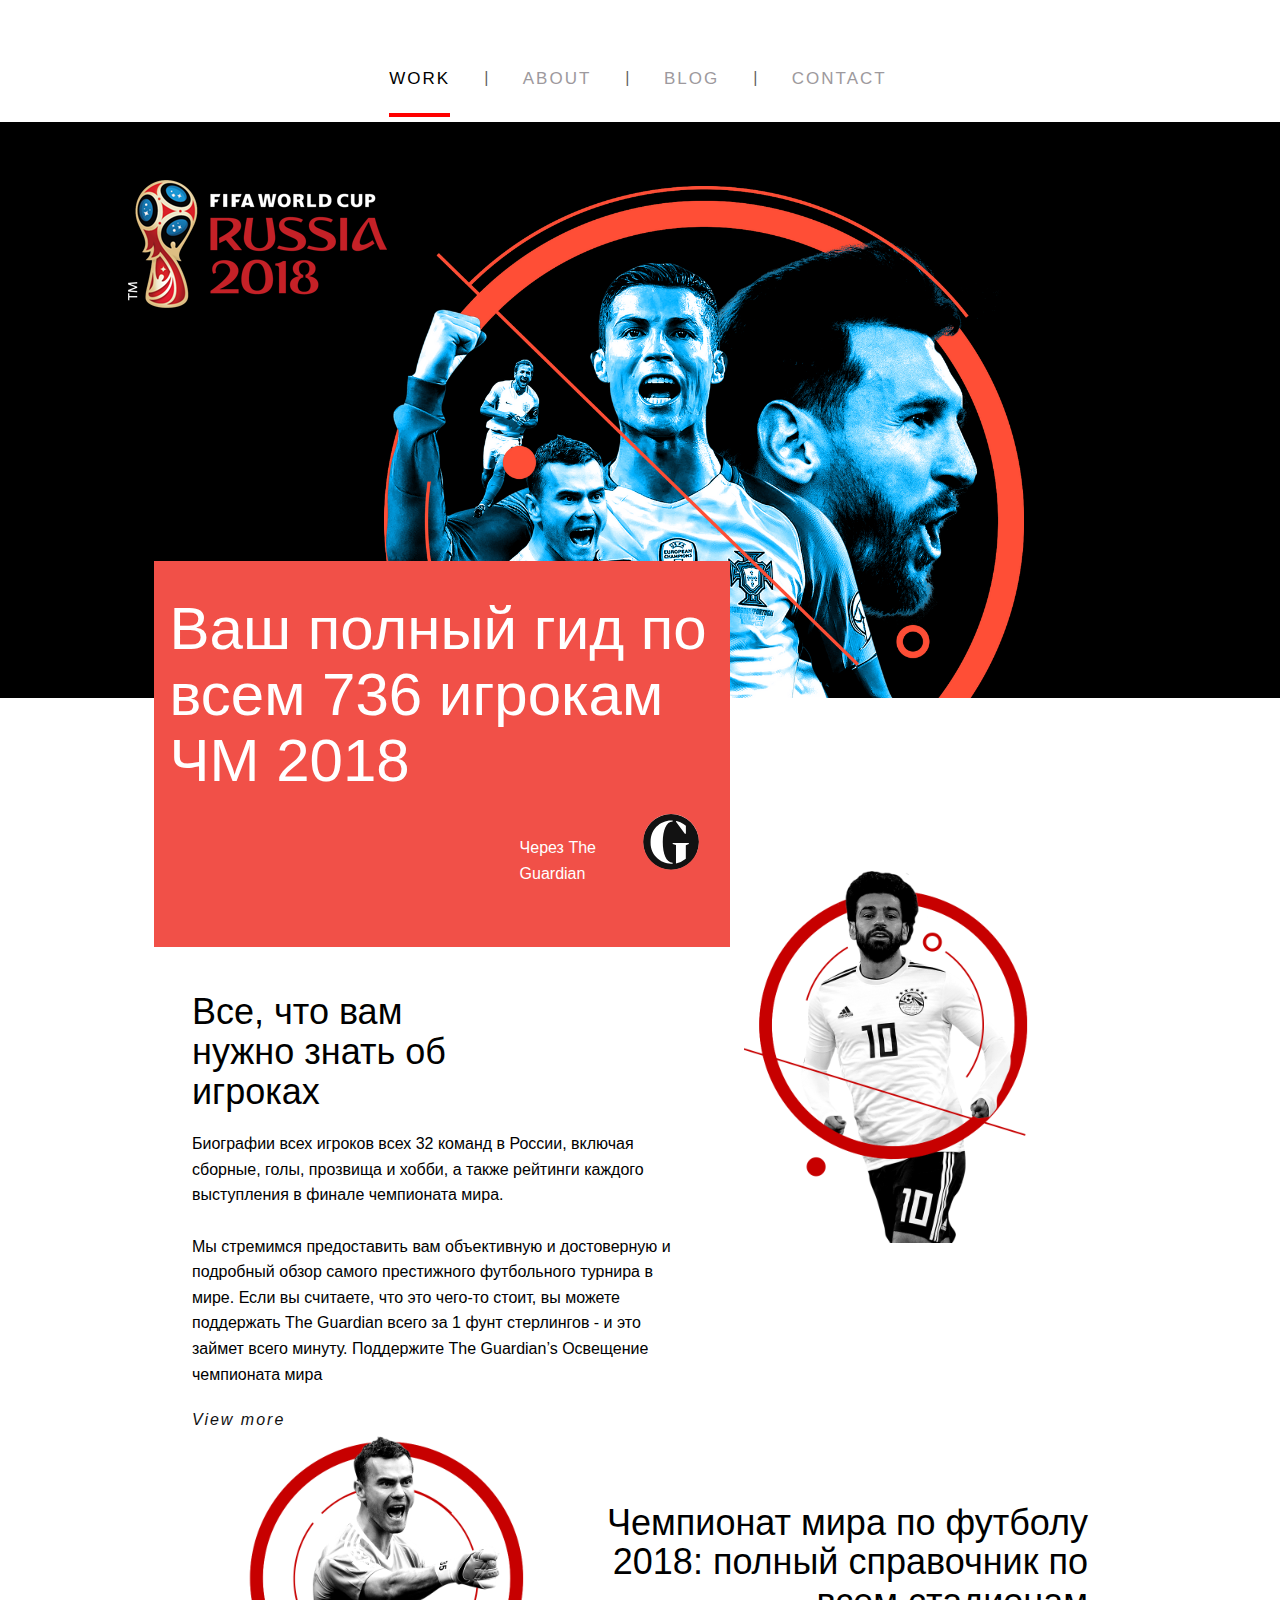
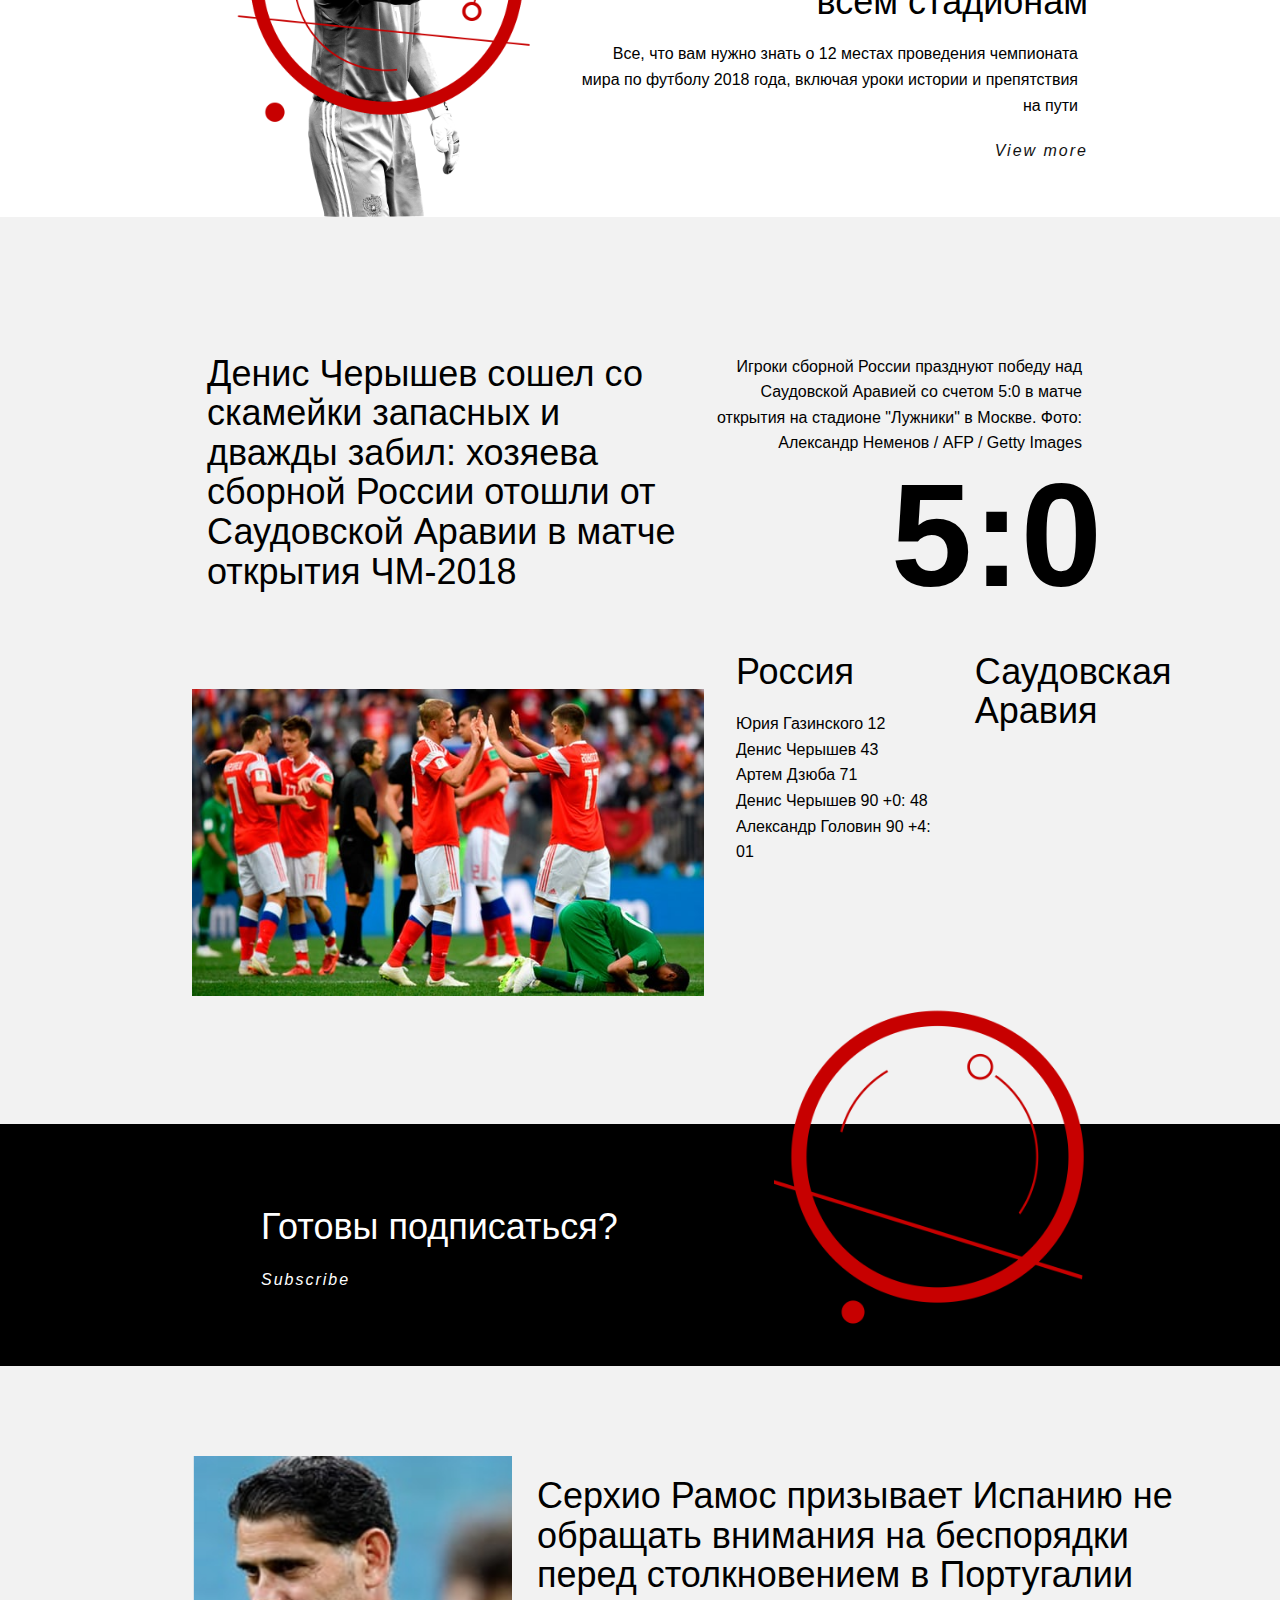
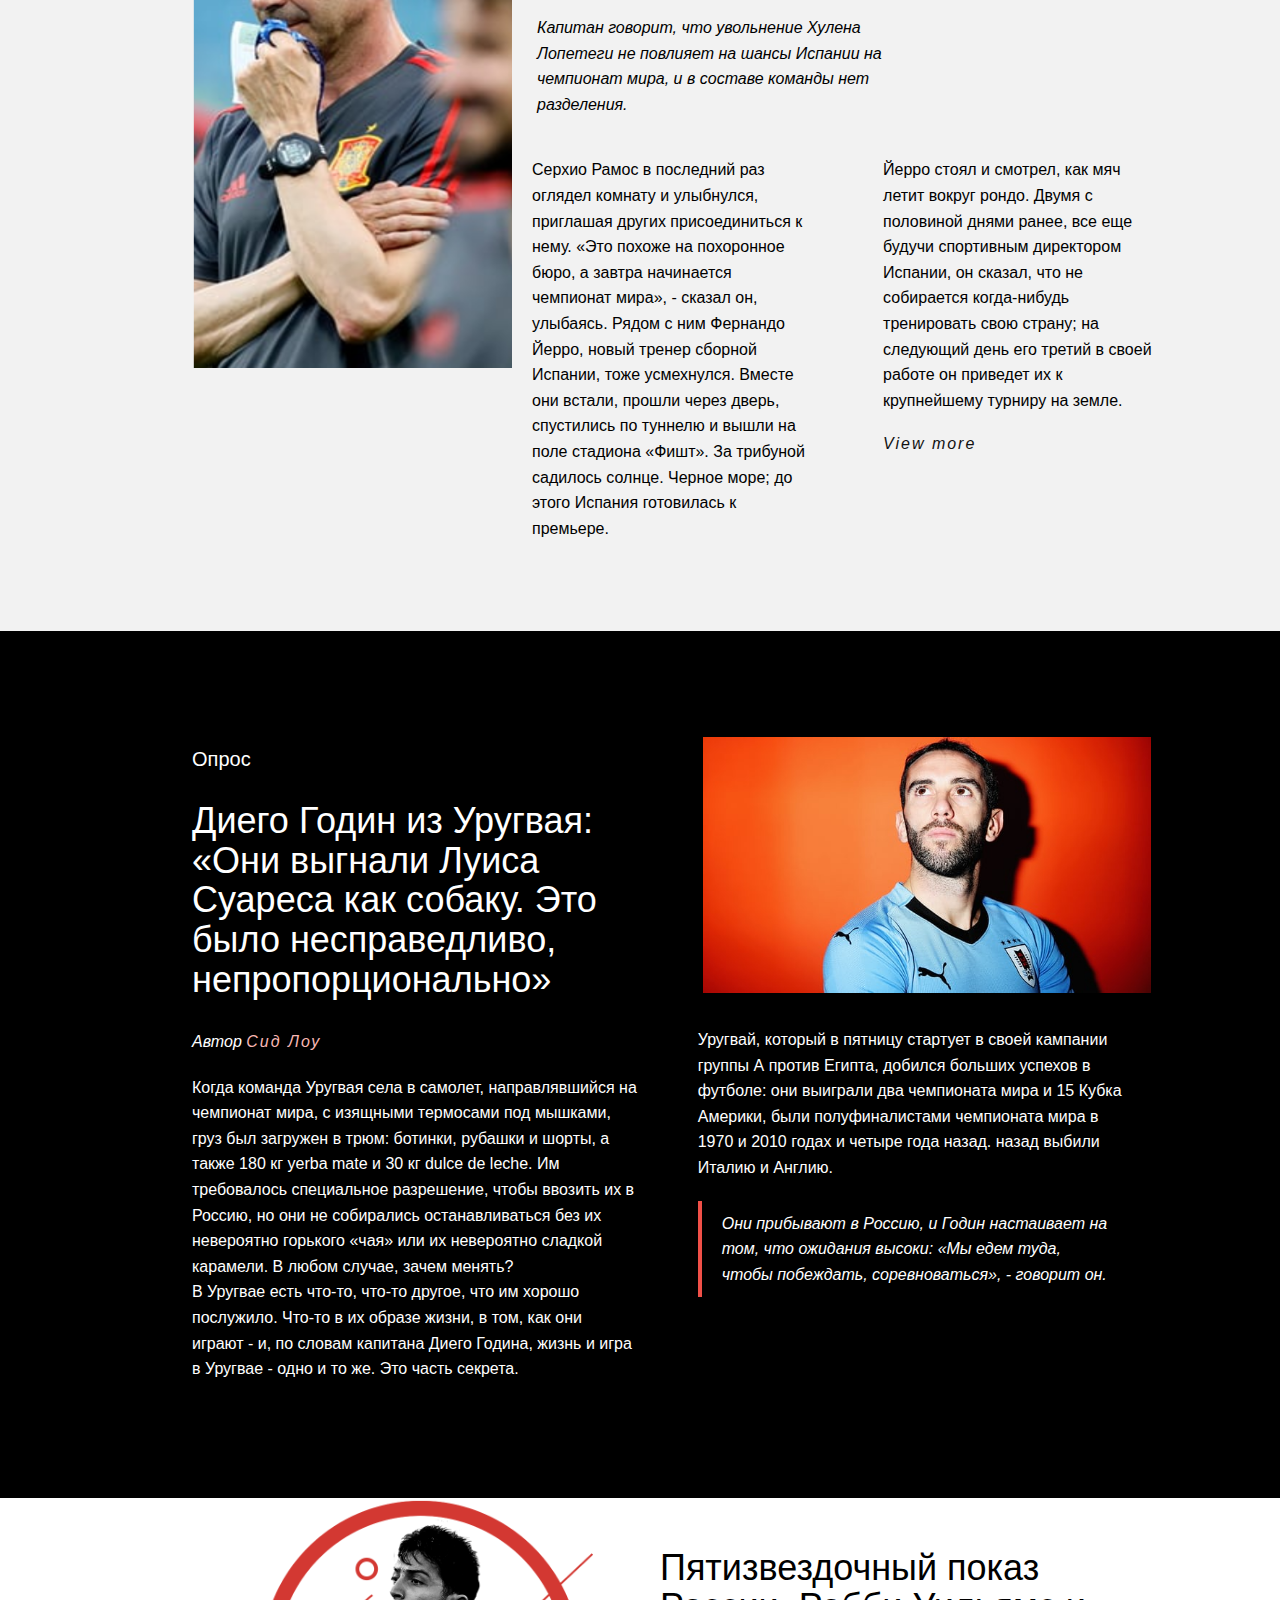
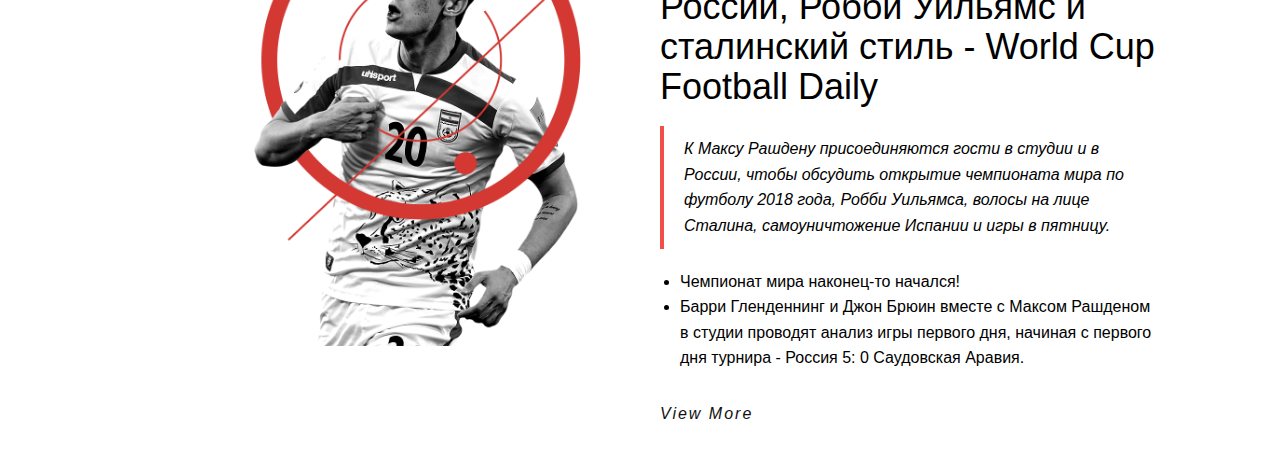
<file: index.html>
<!DOCTYPE html>
<html lang="en">
<head>
    <meta charset="UTF-8">
    <title>Кубок мира</title>
    <link rel="stylesheet" href="styles/style.css"/>
</head>
<body>



<!--1-->
<section>
    <ul class="menu-main">
        <li><a href="" class="current">Work</a></li>
        <li><a href="">About</a></li>
        <li><a href="">Blog</a></li>
        <li><a href="">Contact</a></li>
    </ul>

    <div class="bg_img">
        <img id="fifa_img" src="images/fifa_world_cup.png" alt="">
        <img id="header_img" src="/images/header_pic.png" alt="">
    </div>

    <div class="red_tab_div">
        <div class="red_tab_inner_div">
            <h1 id="h1_1">Ваш полный гид по всем 736 игрокам ЧМ 2018</h1>
            <img id="guard_img" src="/images/guardian.png" alt="guardian">
            <p id="guard_p">Через The Guardian</p>
        </div>
    </div>
</section>

<!--2-->
<section>
    <div class="block">
        <div>
            <h2 id="h2_1">Все, что вам нужно знать об игроках</h2>
            <p id="p_1">Биографии всех игроков всех 32 команд в России, включая сборные, голы, прозвища и хобби, а также
                рейтинги
                каждого выступления в финале чемпионата мира.
                <br>
                <br>
                Мы стремимся предоставить вам объективную и достоверную и подробный обзор самого престижного футбольного
                турнира в мире. Если вы считаете,
                что это чего-то стоит, вы можете поддержать The Guardian всего за 1 фунт стерлингов - и это займет всего
                минуту. Поддержите The Guardian’s Освещение чемпионата мира
                <br>
            </p>
            <p></p>
            <a href="#" class="view_more_link" id="vm_link1">View more</a>
        </div>

        <div>
            <img class="footballers" src="/images/1st_footballer.png" alt="" id="first_footballer">
        </div>
    </div>
</section>

<!--3-->
<section>
    <div class="block">
        <div>
            <img class="footballers" src="/images/2nd_footballer.png" alt="">
        </div>

        <div id="dfs">
            <h2 id="h2_2">Чемпионат мира по футболу 2018: полный справочник по всем стадионам</h2>
            <p id="p_2">Все, что вам нужно знать о 12 местах проведения чемпионата мира по футболу 2018 года, включая
                уроки
                истории и препятствия на пути</p>
            <p></p>
            <a href="#" class="view_more_link">View more</a>
        </div>
    </div>
</section>

<!--4-->
<section class="sec4">
    <div class="block">
        <div id="sec4_left_col">
            <h2 id="h2_3">Денис Черышев сошел со скамейки запасных и дважды забил: хозяева сборной России отошли от
                Саудовской
                Аравии в матче открытия ЧМ-2018</h2>
            <img id="rus_saudi_img" class="footballers" src="/images/rus_saudi.jpeg" alt="">
        </div>

        <div>
            <div id="sec4_top_div">
                <p id="p_3">Игроки сборной России празднуют победу над Саудовской Аравией со счетом 5:0 в матче открытия
                    на
                    стадионе "Лужники" в Москве. Фото: Александр Неменов / AFP / Getty Images</p>
                <h1 id="h1_2">5:0</h1>
            </div>

            <div class="sec4_bottom_div">
                <div class="sec4_bottom_divs">
                    <h2 class="h2_countries">Россия</h2>
                    <p id="p_4">Юрия Газинского 12
                        <br>
                        Денис Черышев 43
                        <br>
                        Артем Дзюба 71
                        <br>
                        Денис Черышев 90 +0: 48
                        <br>
                        Александр Головин 90 +4: 01
                    </p>
                </div>

                <div>
                    <h2 class="h2_countries">Саудовская Аравия</h2>
                </div>

            </div>
        </div>
    </div>
</section>

<!--5-->
<section id="sec5">
    <div class="block">
        <div id="sec5_div">
            <h2 id="h2_4">Готовы подписаться?</h2>
            <a href="#" class="view_more_link" id="sub">Subscribe</a>
        </div>
        <img src="/images/subscribe_pic.png" alt="" id="sub_img">
    </div>
</section>

<!--6-->
<section class="sec4">
    <div class="block">
        <div id="sec6_left_col">
            <img id="ramos_img" src="/images/ramos.png" alt="">
        </div>

        <div class="sec6_right_col">
            <div id="sec6_top_div">
                <h2 id="h2_5">Серхио Рамос призывает Испанию не обращать внимания на беспорядки перед столкновением в
                    Португалии</h2>
                <p id="p_5">Капитан говорит, что увольнение Хулена Лопетеги не повлияет на шансы Испании на чемпионат
                    мира, и в составе команды нет разделения.</p>
            </div>

            <div class="sec4_bottom_div">
                <div id="sec6_bottom_left_div">
                    <p id="p_6">
                        Серхио Рамос в последний раз оглядел комнату и улыбнулся, приглашая других
                        присоединиться к нему. «Это похоже на похоронное бюро, а завтра начинается чемпионат мира»,
                        - сказал он, улыбаясь. Рядом с ним Фернандо Йерро, новый тренер сборной Испании, тоже
                        усмехнулся.
                        Вместе они встали, прошли через дверь, спустились по туннелю и вышли на поле стадиона
                        «Фишт». За трибуной садилось солнце. Черное море; до этого Испания готовилась к премьере.
                    </p>
                </div>

                <div id="sec6_bottom_right_div">
                    <p>
                        Йерро стоял и смотрел, как мяч летит вокруг рондо. Двумя с половиной днями ранее, все еще
                        будучи
                        спортивным директором Испании, он сказал, что не собирается когда-нибудь тренировать свою
                        страну; на следующий день его третий в своей работе он приведет их к крупнейшему турниру на
                        земле.
                    </p>
                    <br>
                    <a href="#" class="view_more_link">View more</a>
                </div>
            </div>
        </div>
    </div>
</section>

<!--7-->
<section id="sec7">
    <div class="block">
        <div class="sec6_right_col" id="sec7_left_div">
            <h5 id="h5_1">Опрос</h5>
            <h2>Диего Годин из Уругвая: «Они выгнали Луиса Суареса как собаку. Это было несправедливо,
                непропорционально»</h2>
            <p id="p_7">Автор <a href="https://www.theguardian.com/profile/sidlowe" class="view_more_link" id="author">
                Сид Лоу </a></p>
            <p id="p_8">Когда команда Уругвая села в самолет, направлявшийся на чемпионат мира, с
                изящными термосами под мышками, груз был загружен в трюм: ботинки, рубашки и шорты, а также 180 кг yerba
                mate и 30 кг dulce de leche.
                Им требовалось специальное разрешение, чтобы ввозить их в Россию, но они не собирались останавливаться
                без их невероятно горького «чая» или их невероятно сладкой карамели. В любом случае, зачем менять? <br>
                В Уругвае есть что-то,
                что-то другое, что им хорошо послужило. Что-то в их образе жизни, в том, как они играют - и, по словам
                капитана Диего Година, жизнь и игра в Уругвае - одно и то же. Это часть секрета. <br></p>
        </div>

        <div class="sec7_right_col" id="sec6_right_col">
            <img src="/images/godin.jpeg" alt="" id="godin_img">
            <p id="p_9">Уругвай, который в пятницу стартует в своей кампании группы А против Египта, добился больших
                успехов в
                футболе: они выиграли два чемпионата мира и 15 Кубка Америки, были полуфиналистами чемпионата мира в
                1970 и 2010 годах и четыре года назад. назад выбили Италию и Англию. </p>
            <blockquote>
                Они прибывают в Россию, и Годин настаивает на том, что ожидания высоки: «Мы едем туда, чтобы побеждать,
                соревноваться», - говорит он.
            </blockquote>
        </div>
    </div>
</section>

<!--8-->
<section id="sec8">
    <div class="block">
        <div>
            <img class="footballers" id="last_img" src="/images/last_footballer.png" alt="">
        </div>

        <div id="sec8_right_div">
            <div>
                <h2 id="h2_7">Пятизвездочный показ России, Робби Уильямс и сталинский стиль - World Cup Football Daily</h2>
                <blockquote id="bl_2">
                    К Максу Рашдену присоединяются гости в студии и в России, чтобы обсудить открытие чемпионата
                    мира по футболу 2018 года, Робби Уильямса, волосы на лице Сталина, самоуничтожение Испании и игры в
                    пятницу.
                </blockquote>
                <ul class="u-custom-font u-text u-text-font u-text-3">
                    <li> Чемпионат мира наконец-то начался!
                    </li>
                    <li> Барри Гленденнинг и Джон Брюин вместе с Максом Рашденом в студии проводят анализ игры первого дня,
                        начиная с первого дня турнира - Россия 5: 0 Саудовская Аравия.
                    </li>
                </ul>
                <div id="view">
                    <a href="#" class="view_more_link" id="vm_link">View More</a>
                </div>

            </div>

        </div>
    </div>
</section>


</body>
</html>
</file>
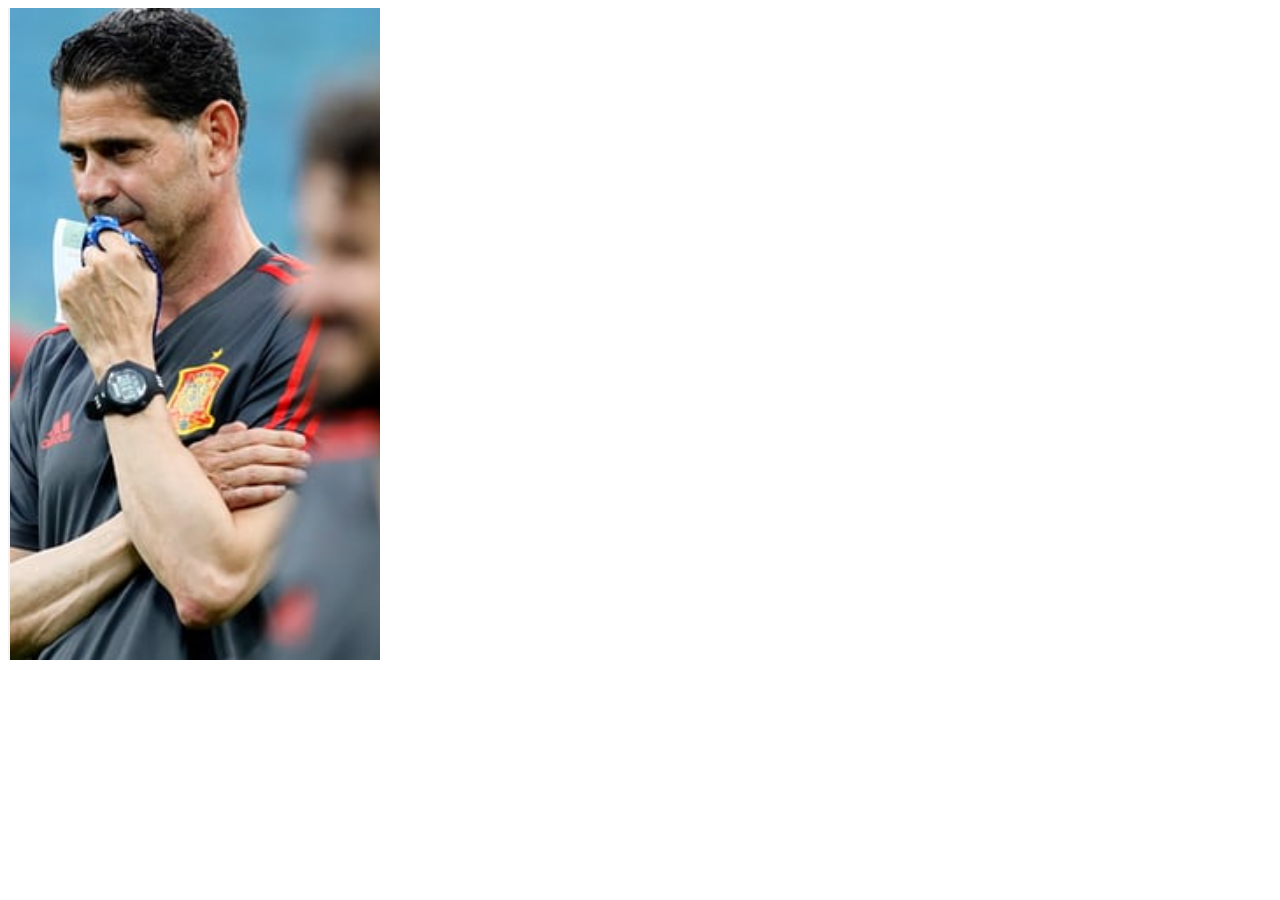
<file: test.html>
<!DOCTYPE html>
<html lang="">
<head>
    <meta charset="utf-8">
    <title>Изображения</title>
    <style> figure {

        margin: 0; /* Обнуляем отступы */
        overflow: hidden; /* Прячем всё за пределами */
        min-width: 50%; /* Минимальная ширина */
        min-height: 50%;
    }

    figure img {
        /*width: 100%; !* Ширина изображений *!*/
        margin: 0 0 0 0; /* Сдвигаем вверх */
    }
    </style>
</head>
<body>
<figure><img src="images/ramos.png" alt="Рыжая кошка"></figure>
</body>
</html>
</file>
<file: styles/style.css>
html, body {
    margin: 0;
    padding: 0;
}

section {
    width: 100%;
}

.bg_img {
    background-color: black;
    width: 100%;

    display: flex;
    flex-direction: column;
    justify-content: end;
    align-items: center;
}

#fifa_img {
    display: flex;
    align-self: start;
    margin: 0 -10% 0 10%;
    position: absolute;
    top: 20%;
}

#header_img {
    width: 50%;
    min-height: 50%;
    max-width: 100%;
    display: flex;
    margin: 5% auto 0 30%;
}

.red_tab_div {
    width: 45%;
    min-height: 350px;
    position: relative;
    margin: -137px auto 0 12%;
    color: #ffffff;
    background-color: #f15048;
    display: flex;
    font-family: 'Open Sans',sans-serif;
    font-size: 1rem;
    line-height: 1.6;
}

.red_tab_inner_div {
    justify-content: center;
    display: flex !important;
    flex-direction: column;
    position: relative;
    flex: 1;
    max-width: 100%;
}

#guard_img {
    position: relative;
    margin: 20px 30px 0 auto;
    display: block;
}

#guard_p {
    width: auto;
    margin: -36px 71px 61px 366px;
    /*word-wrap: break-word;*/
    color: #ffffff;
    font-family: 'Open Sans',sans-serif;
    font-size: 1rem;
    line-height: 1.6;
}

.block {
    width: 70%;
    margin: 0 auto;
    min-width: 50%;
    min-height: 50%;
    display: flex;
    /*min-width: 1200px;*/
}

.footballers {
    object-fit: contain;

    width: 30vw;
    min-width: 30vw;
    height: 30vw;
    min-height: 30vw;

    display: flex;
    justify-content: center;
    justify-items: center;
}

#first_footballer {
    width: 35%;
    height: 35%;
    margin: -88px 0 0 auto;
}

h1 {
    position: relative;
    font-size: 3.75rem;
    margin: 35px 20px 0 16px;
    font-weight: 400;
    line-height: 1.1;
    word-wrap: break-word;
    font-family: Roboto, sans-serif;
    color: #ffffff;
}

h2 {
    font-family: Roboto, sans-serif;
    font-size: 2.25rem;
    line-height: 1.1;
    word-wrap: break-word;
    font-weight: 100;
}

#h2_1 {
    position: relative;
    margin: 45px 220px 0 0;
    display: block;
}

#h2_2 {
    position: relative;
    margin: 70px 0 0 0;
    display: block;
    text-align: right;
}

p {
    position: relative;
    margin: 20px 20px 0 0;
    word-wrap: break-word;
    font-family: 'Open Sans', sans-serif;
    font-size: 1rem;
    line-height: 1.6;
}

.view_more_link {
    font-style: italic;
    letter-spacing: 2px;
    margin: 30px auto 0 0;
    border-bottom-width: 0;
    white-space: nowrap;
    font-family: 'Open Sans',sans-serif;
    font-size: 1rem;
    line-height: 1.6;
    text-decoration: none;
    color: #111111;
}

#p_2 {
    margin: 20px 10px 0 0;
}

#dfs {
    text-align: right;
}

.sec4{
    padding-top: 90px;
    padding-bottom: 90px;
    background-color: #f2f2f2;
}

#sec4_left_col {
    width: 40vw;
    min-width: 40vw;
}

#h2_3 {
    position: relative;
    margin: 47px 25px 0 15px;
}

#rus_saudi_img {
    position: relative;
    margin: 59px auto 0 0;

    width: 40vw;
    min-width: 40vw;
}

#sec4_top_div {
    text-align: right;
}

#p_3 {
    margin: 47px 20px 0 0;
}

#h1_2 {
    font-size: 9.125rem;
    font-weight: 700;
    margin: 0 0 21px 187px;
    color: black;
}

.h2_countries {
    position: relative;
    margin: 14px 16px 0 16px;
    font-weight: 400;
    font-size: 2.25rem;
    line-height: 1.1;
}

#p_4 {
    position: relative;
    margin: 20px 16px 7px 16px;
}

.sec4_bottom_div {
    width: 60%;
    display: flex;
}

.sec4_bottom_divs {
    min-width: 100%;
    padding-left: 16px;
}

#sec5 {
    background-color: black;
    min-height: 200px;
}

#sec5_div {
    min-height: 229px;
    margin: 13px auto 0 0;
    padding-left: 49px;
    padding-right: 49px;
    position: relative;
    flex: 1;
    max-width: 100%;

    display: table;
    color: #ffffff;
    font-family: 'Open Sans',sans-serif;
    font-size: 1rem;
    line-height: 1.6;
}

#h2_4 {
    position: relative;
    margin: 70px 100px 20px 20px;
}

#sub {
    position: relative;
    margin: 20px auto 0 20px;
    color: #ffffff;
}

#sub_img {
    width: 35%;
    height: 35%;
    margin: -118px 0 0 auto;
    object-position: 50% 32.84%;
}

#sec6_left_col {
    width: 100%;
    display: flex;
}

#ramos_img {
    width: 25vw;
    min-width: 25vw;
    height: 40vw;
    min-height: 40vw;
}

.sec6_right_col {
    min-width: 80%;
}

#sec6_top_div {
    padding-left: 25px;
    position: relative;
    /*flex: 1;*/
    min-width: 90%;
}

#h2_5 {
    margin: 20px 20px 0 0;
    font-weight: 400;
}

#p_5 {
    position: relative;
    font-style: italic;
    margin: 20px 90% 20px 0;
    min-width: 50%;
}

.menu-main {
    list-style: none;
    margin: 40px 0 5px;
    padding: 25px 0 5px;
    text-align: center;
    background: white;
}
.menu-main li {display: inline-block;}
.menu-main li:after {
    content: "|";
    color: #606060;
    display: inline-block;
    vertical-align:top;
}
.menu-main li:last-child:after {content: none;}
.menu-main a {
    text-decoration: none;
    font-family: 'Ubuntu Condensed', sans-serif;
    letter-spacing: 2px;
    position: relative;
    padding-bottom: 20px;
    margin: 0 34px 0 30px;
    font-size: 17px;
    text-transform: uppercase;
    display: inline-block;
    transition: color .2s;
}
.menu-main a, .menu-main a:visited {color: #9d999d;}
.menu-main a.current, .menu-main a:hover{color: black;}
.menu-main a:before,
.menu-main a:after {
    content: "";
    position: absolute;
    height: 4px;
    top: auto;
    right: 50%;
    bottom: -5px;
    left: 50%;
    background: red;
    transition: .8s;
}
.menu-main a:hover:before, .menu-main .current:before {left: 0;}
.menu-main a:hover:after, .menu-main .current:after {right: 0;}
@media (max-width: 550px) {
    .menu-main {padding-top: 0;}
    .menu-main li {display: block;}
    .menu-main li:after {content: none;}
    .menu-main a {
        padding: 25px 0 20px;
        margin: 0 30px;
    }
}

#sec6_bottom_left_div {
    min-width: 70%;
    padding-left: 20px;
}

/*#sec6_bottom_divs {*/
/*    width: 60%;*/
/*    display: flex;*/
/*}*/

#sec6_bottom_right_div {
    min-width: 70%;
    padding-left: 50px;
}

#sec7 {
    background-color: black;
    padding-top: 61px;
    padding-bottom: 61px;
}

#h5_1 {
    color: #ffffff;
    font-family: Roboto, sans-serif;
    font-weight: 400;
    font-size: 1.25rem;
    line-height: 1.2;

    position: relative;
    margin: 55px 20px 0 0;
}

#h2_6 {
    position: relative;
    margin: 20px 20px 0;
    font-weight: 400;
    word-wrap: break-word;
}

#p_7 {
    position: relative;
    font-style: italic;
    margin: 20px 20px 0 0;
}

#author {
    color: #f9b7b3;
}

#p_8 {
    position: relative;
    margin: 20px 20px 55px 0;
}

#sec7_left_div {
    color: white;
    min-width: 52%;
}

#godin_img {
    width: 35vw;
    min-width: 35vw;
    height: 20vw;
    min-height: 20vw;
}

.sec7_right_col {
    margin-top: 5%;
    min-width: 50%;
    padding-left: 5%;
}

#p_9 {
    color: #ffffff;
    position: relative;
    margin: 30px 20px 0 -5px;
}

blockquote {
    position: relative;
    margin: 20px 20px 55px -5px;
    font-family: 'Open Sans',sans-serif !important;
    word-wrap: break-word;
    border-color: #f15048;
    font-style: italic;
    border-width: 4px;
    padding: 10px 20px;
    color: #ffffff;
    font-size: 1rem;
    line-height: 1.6;
    border-top-width: 0 !important;
    border-right-width: 0 !important;
    border-bottom-width: 0 !important;
    border-style: solid;
}

#h2_7 {
    position: relative;
    margin: 50px 20px 0;
    font-weight: 400;
    word-wrap: break-word;
    font-family: Roboto, sans-serif;
}

ul {
    position: relative;
    margin: 20px 20px 0;
    font-family: 'Open Sans',sans-serif !important;
    padding-left: 20px;
    font-size: 1rem;
    line-height: 1.6;
}

#bl_2 {
    color: black;
    margin: 20px 20px 0;
    padding-left: 20px;
}

#vm_link {
    margin-left: 20px;
}

#last_img {
    width: 35vw;
    min-width: 35vw;
    height: 35vw;
    min-height: 35vw;
}

/*#sec8 {*/
/*    min-height: 500px;*/
/*}*/
#view {
    padding-top: 30px;
    padding-bottom: 30px;

}

#sec8_right_div {
    min-width: 60%;
}
</file>
